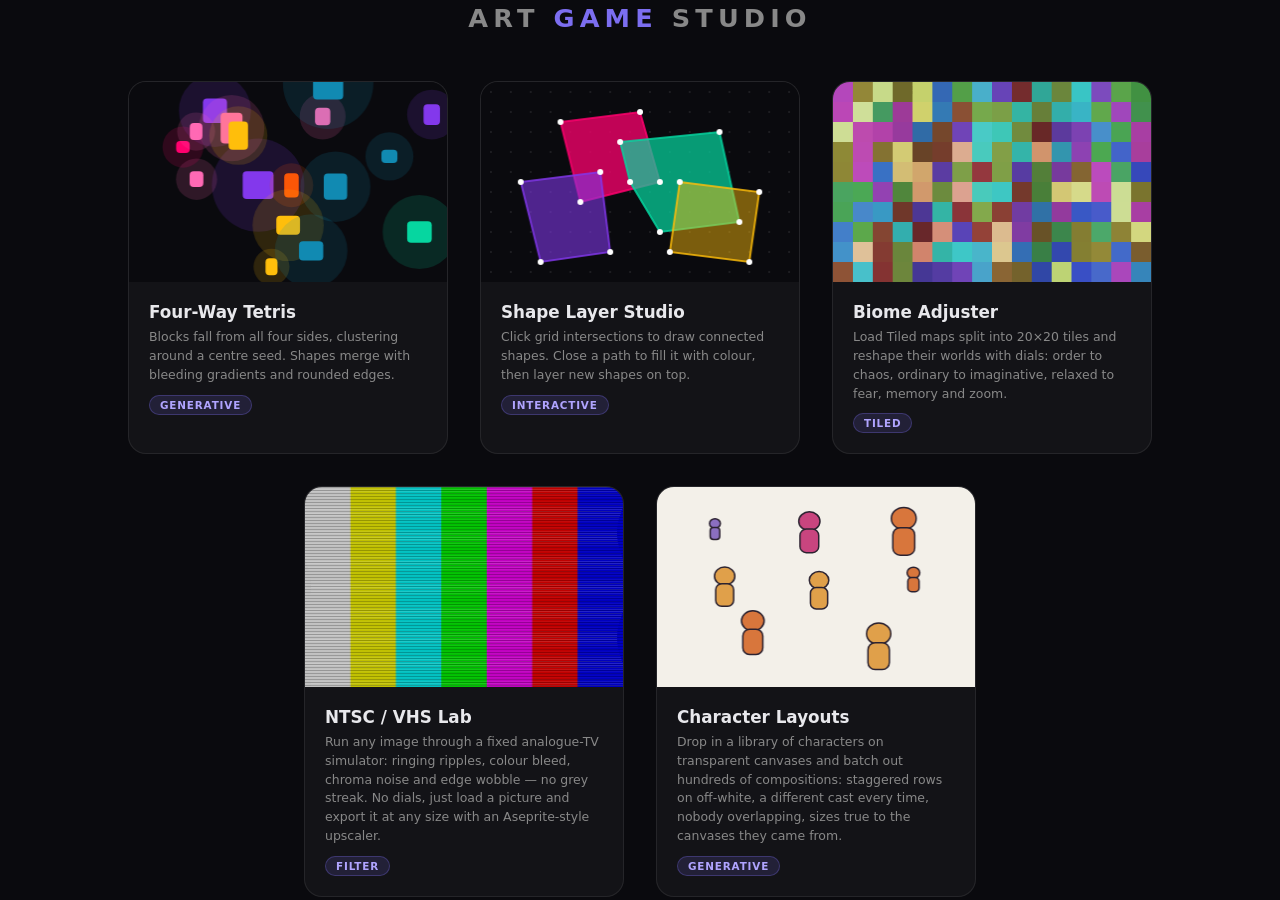
<file: index.html>
<!DOCTYPE html>
<html lang="en">
<head>
  <meta charset="UTF-8" />
  <meta name="viewport" content="width=device-width, initial-scale=1.0" />
  <title>Art Game Studio</title>
  <style>
    *, *::before, *::after { box-sizing: border-box; margin: 0; padding: 0; }

    :root {
      --bg: #0a0a0e;
      --card-bg: rgba(255,255,255,0.04);
      --card-border: rgba(255,255,255,0.08);
      --text: #e8e8ec;
      --text-muted: #888;
      --accent: #7c6ef0;
    }

    html, body {
      height: 100%;
      font-family: 'Segoe UI', system-ui, -apple-system, sans-serif;
      background: var(--bg);
      color: var(--text);
      overflow: hidden;
    }

    .home {
      display: flex;
      flex-direction: column;
      align-items: center;
      justify-content: center;
      height: 100%;
      gap: 48px;
    }

    .home-title {
      font-size: 1.6rem;
      font-weight: 800;
      text-transform: uppercase;
      letter-spacing: 0.2em;
      color: var(--text-muted);
    }

    .home-title span {
      color: var(--accent);
    }

    .game-grid {
      display: flex;
      gap: 32px;
      flex-wrap: wrap;
      justify-content: center;
      padding: 0 24px;
    }

    .game-card {
      width: 320px;
      border-radius: 18px;
      background: var(--card-bg);
      border: 1px solid var(--card-border);
      overflow: hidden;
      cursor: pointer;
      transition: transform 0.2s, border-color 0.3s, box-shadow 0.3s;
      text-decoration: none;
      color: inherit;
    }

    .game-card:hover {
      transform: translateY(-6px);
      border-color: rgba(124, 110, 240, 0.4);
      box-shadow: 0 12px 40px rgba(124, 110, 240, 0.15);
    }

    .card-preview {
      width: 100%;
      height: 200px;
      position: relative;
      overflow: hidden;
    }

    .card-preview canvas {
      width: 100%;
      height: 100%;
    }

    .card-body {
      padding: 20px;
    }

    .card-body h2 {
      font-size: 1.05rem;
      font-weight: 700;
      margin-bottom: 6px;
    }

    .card-body p {
      font-size: 0.78rem;
      color: var(--text-muted);
      line-height: 1.5;
    }

    .card-tag {
      display: inline-block;
      margin-top: 10px;
      padding: 3px 10px;
      font-size: 0.65rem;
      font-weight: 600;
      text-transform: uppercase;
      letter-spacing: 0.08em;
      border-radius: 20px;
      background: rgba(124, 110, 240, 0.15);
      border: 1px solid rgba(124, 110, 240, 0.3);
      color: #b0a4ff;
    }
  </style>
</head>
<body>

  <div class="home">
    <h1 class="home-title">Art <span>Game</span> Studio</h1>

    <div class="game-grid">
      <a class="game-card" href="tetris.html">
        <div class="card-preview" id="preview-tetris"></div>
        <div class="card-body">
          <h2>Four-Way Tetris</h2>
          <p>Blocks fall from all four sides, clustering around a centre seed. Shapes merge with bleeding gradients and rounded edges.</p>
          <span class="card-tag">Generative</span>
        </div>
      </a>

      <a class="game-card" href="shapes.html">
        <div class="card-preview" id="preview-shapes"></div>
        <div class="card-body">
          <h2>Shape Layer Studio</h2>
          <p>Click grid intersections to draw connected shapes. Close a path to fill it with colour, then layer new shapes on top.</p>
          <span class="card-tag">Interactive</span>
        </div>
      </a>

      <a class="game-card" href="biome.html">
        <div class="card-preview" id="preview-biome"></div>
        <div class="card-body">
          <h2>Biome Adjuster</h2>
          <p>Load Tiled maps split into 20×20 tiles and reshape their worlds with dials: order to chaos, ordinary to imaginative, relaxed to fear, memory and zoom.</p>
          <span class="card-tag">Tiled</span>
        </div>
      </a>

      <a class="game-card" href="ntsc.html">
        <div class="card-preview" id="preview-ntsc"></div>
        <div class="card-body">
          <h2>NTSC / VHS Lab</h2>
          <p>Run any image through a fixed analogue-TV simulator: ringing ripples, colour bleed, chroma noise and edge wobble — no grey streak. No dials, just load a picture and export it at any size with an Aseprite-style upscaler.</p>
          <span class="card-tag">Filter</span>
        </div>
      </a>
      <a class="game-card" href="layouts.html">
        <div class="card-preview" id="preview-layouts"></div>
        <div class="card-body">
          <h2>Character Layouts</h2>
          <p>Drop in a library of characters on transparent canvases and batch out hundreds of compositions: staggered rows on off-white, a different cast every time, nobody overlapping, sizes true to the canvases they came from.</p>
          <span class="card-tag">Generative</span>
        </div>
      </a>
    </div>
  </div>

  <script>
    // Animated preview for Character Layouts card
    (() => {
      const container = document.getElementById("preview-layouts");
      const cvs = document.createElement("canvas");
      cvs.width = 320; cvs.height = 200;
      container.appendChild(cvs);
      const ctx = cvs.getContext("2d");
      const colors = ["#c9457f","#e0a04a","#7fa88c","#8b6fc0","#5a7fc0","#d8763c"];
      // Staggered rows of stand-in characters, reshuffled now and then.
      let cast = [];
      function deal() {
        cast = [];
        const rows = 3;
        for (let r = 0; r < rows; r++) {
          const n = 2 + Math.floor(Math.random() * 2);
          const slack = (320 - n * 60) / (n + 1);
          let x = slack + (r % 2 ? 18 : -8) * Math.random();
          for (let i = 0; i < n; i++) {
            const s = 16 + Math.random() * 26;
            cast.push({
              x: x + 30, y: 40 + r * 55 + (Math.random() - 0.5) * 16,
              s: s, color: colors[Math.floor(Math.random() * colors.length)],
              a: 0,
            });
            x += 60 + slack;
          }
        }
      }
      deal();
      let t = 0;
      function draw() {
        requestAnimationFrame(draw);
        t++;
        if (t % 150 === 0) deal();
        ctx.fillStyle = "#f3f0e9";
        ctx.fillRect(0, 0, 320, 200);
        for (const c of cast) {
          c.a = Math.min(1, c.a + 0.04);
          ctx.globalAlpha = c.a;
          ctx.fillStyle = c.color;
          ctx.strokeStyle = "#2b2230";
          ctx.lineWidth = 1.5;
          ctx.beginPath();
          ctx.ellipse(c.x, c.y - c.s * 0.3, c.s * 0.34, c.s * 0.3, 0, 0, Math.PI * 2);
          ctx.fill(); ctx.stroke();
          ctx.beginPath();
          ctx.roundRect(c.x - c.s * 0.3, c.y - c.s * 0.05, c.s * 0.6, c.s * 0.75, c.s * 0.2);
          ctx.fill(); ctx.stroke();
        }
        ctx.globalAlpha = 1;
      }
      draw();
    })();

    // Animated preview for Tetris card
    (() => {
      const container = document.getElementById("preview-tetris");
      const cvs = document.createElement("canvas");
      cvs.width = 320; cvs.height = 200;
      container.appendChild(cvs);
      const ctx = cvs.getContext("2d");
      const colors = ["#ff006e","#fb5607","#ffbe0b","#06d6a0","#118ab2","#8338ec","#ff69b4"];
      const blocks = [];
      function addBlock() {
        blocks.push({
          x: Math.random() * 280 + 20,
          y: -20,
          w: 12 + Math.random() * 20,
          h: 12 + Math.random() * 20,
          color: colors[Math.floor(Math.random() * colors.length)],
          vy: 0.4 + Math.random() * 0.8,
          dir: Math.floor(Math.random() * 4),
        });
      }
      for (let i = 0; i < 15; i++) {
        const b = { x: Math.random()*280+20, y: Math.random()*180+10, w:12+Math.random()*20, h:12+Math.random()*20,
          color: colors[Math.floor(Math.random()*colors.length)], vy:0, dir:0 };
        blocks.push(b);
      }
      let frame = 0;
      function draw() {
        requestAnimationFrame(draw);
        ctx.fillStyle = "#0a0a0e";
        ctx.fillRect(0,0,320,200);
        if (frame++ % 60 === 0 && blocks.length < 40) addBlock();
        for (const b of blocks) {
          b.y += b.vy;
          ctx.globalAlpha = 0.15;
          ctx.fillStyle = b.color;
          ctx.beginPath();
          ctx.arc(b.x + b.w/2, b.y + b.h/2, b.w * 1.5, 0, Math.PI*2);
          ctx.fill();
          ctx.globalAlpha = 1;
          ctx.fillStyle = b.color;
          const r = 4;
          ctx.beginPath();
          ctx.moveTo(b.x + r, b.y);
          ctx.arcTo(b.x+b.w, b.y, b.x+b.w, b.y+b.h, r);
          ctx.arcTo(b.x+b.w, b.y+b.h, b.x, b.y+b.h, r);
          ctx.arcTo(b.x, b.y+b.h, b.x, b.y, r);
          ctx.arcTo(b.x, b.y, b.x+b.w, b.y, r);
          ctx.fill();
          if (b.y > 200) { b.y = -20; b.x = Math.random()*280+20; }
        }
      }
      draw();
    })();

    // Animated preview for Shapes card
    (() => {
      const container = document.getElementById("preview-shapes");
      const cvs = document.createElement("canvas");
      cvs.width = 320; cvs.height = 200;
      container.appendChild(cvs);
      const ctx = cvs.getContext("2d");
      const colors = ["#ff006e","#06d6a0","#ffbe0b","#8338ec","#118ab2","#fb5607"];
      const shapes = [
        { pts: [[80,40],[160,30],[180,100],[100,120]], color: colors[0] },
        { pts: [[140,60],[240,50],[260,140],[180,150],[150,100]], color: colors[1] },
        { pts: [[40,100],[120,90],[130,170],[60,180]], color: colors[3] },
        { pts: [[200,100],[280,110],[270,180],[190,170]], color: colors[2] },
      ];
      const gridSp = 20;
      let pulse = 0;
      function draw() {
        requestAnimationFrame(draw);
        pulse += 0.02;
        ctx.fillStyle = "#0a0a0e";
        ctx.fillRect(0,0,320,200);
        // Grid dots
        ctx.fillStyle = "rgba(255,255,255,0.08)";
        for (let x = 10; x < 320; x += gridSp)
          for (let y = 10; y < 200; y += gridSp)
            ctx.fillRect(x-1, y-1, 2, 2);
        // Shapes
        for (let i = 0; i < shapes.length; i++) {
          const s = shapes[i];
          ctx.globalAlpha = 0.6 + Math.sin(pulse + i) * 0.15;
          ctx.fillStyle = s.color;
          ctx.beginPath();
          ctx.moveTo(s.pts[0][0], s.pts[0][1]);
          for (let j = 1; j < s.pts.length; j++) ctx.lineTo(s.pts[j][0], s.pts[j][1]);
          ctx.closePath();
          ctx.fill();
          ctx.globalAlpha = 0.8;
          ctx.strokeStyle = s.color;
          ctx.lineWidth = 2;
          ctx.stroke();
        }
        // Dots on vertices
        ctx.globalAlpha = 1;
        for (const s of shapes) {
          for (const [x,y] of s.pts) {
            ctx.fillStyle = "#fff";
            ctx.beginPath();
            ctx.arc(x, y, 3, 0, Math.PI*2);
            ctx.fill();
          }
        }
      }
      draw();
    })();

    // Animated preview for Biome card — a drifting tile grid
    (() => {
      const container = document.getElementById("preview-biome");
      const cvs = document.createElement("canvas");
      cvs.width = 320; cvs.height = 200;
      container.appendChild(cvs);
      const ctx = cvs.getContext("2d");
      const cats = [[110,38,42],[202,55,48],[44,52,68],[26,45,34],[278,46,46]];
      const COLS = 16, ROWS = 10, S = 20;
      const grid = [];
      for (let i = 0; i < COLS * ROWS; i++)
        grid.push(cats[Math.floor(Math.random() * cats.length)]);
      let t = 0;
      function draw() {
        requestAnimationFrame(draw);
        t += 0.01;
        for (let r = 0; r < ROWS; r++) {
          for (let c = 0; c < COLS; c++) {
            const [h, s, l] = grid[r * COLS + c];
            const hue = h + Math.sin(t + c * 0.4 + r * 0.3) * 30;
            const lig = l + Math.sin(t * 1.3 + c) * 6;
            ctx.fillStyle = `hsl(${hue},${s}%,${lig}%)`;
            ctx.fillRect(c * S, r * S, S, S);
          }
        }
        if (Math.random() < 0.25) {
          const i = Math.floor(Math.random() * grid.length);
          grid[i] = cats[Math.floor(Math.random() * cats.length)];
        }
      }
      draw();
    })();

    // Animated preview for NTSC card — drifting scanlines + chroma ripples
    (() => {
      const container = document.getElementById("preview-ntsc");
      const cvs = document.createElement("canvas");
      cvs.width = 320; cvs.height = 200;
      container.appendChild(cvs);
      const ctx = cvs.getContext("2d");
      let t = 0;
      function draw() {
        requestAnimationFrame(draw);
        t += 0.03;
        // colour bars background
        const bars = ["#c0c0c0","#c0c000","#00c0c0","#00c000","#c000c0","#c00000","#0000c0"];
        const bw = 320 / bars.length;
        for (let i = 0; i < bars.length; i++) {
          ctx.fillStyle = bars[i];
          ctx.fillRect(i * bw, 0, bw + 1, 200);
        }
        // ringing ripple overlay
        for (let y = 0; y < 200; y += 2) {
          const a = 0.08 + 0.06 * Math.sin(y * 0.25 + t * 4);
          ctx.fillStyle = `rgba(255,255,255,${a})`;
          const dx = Math.sin(y * 0.06 + t) * 6;
          ctx.fillRect(dx, y, 320, 1);
        }
        // scanline darkening
        for (let y = 0; y < 200; y += 3) {
          ctx.fillStyle = "rgba(0,0,0,0.22)";
          ctx.fillRect(0, y, 320, 1);
        }
      }
      draw();
    })();
  </script>
</body>
</html>
</file>
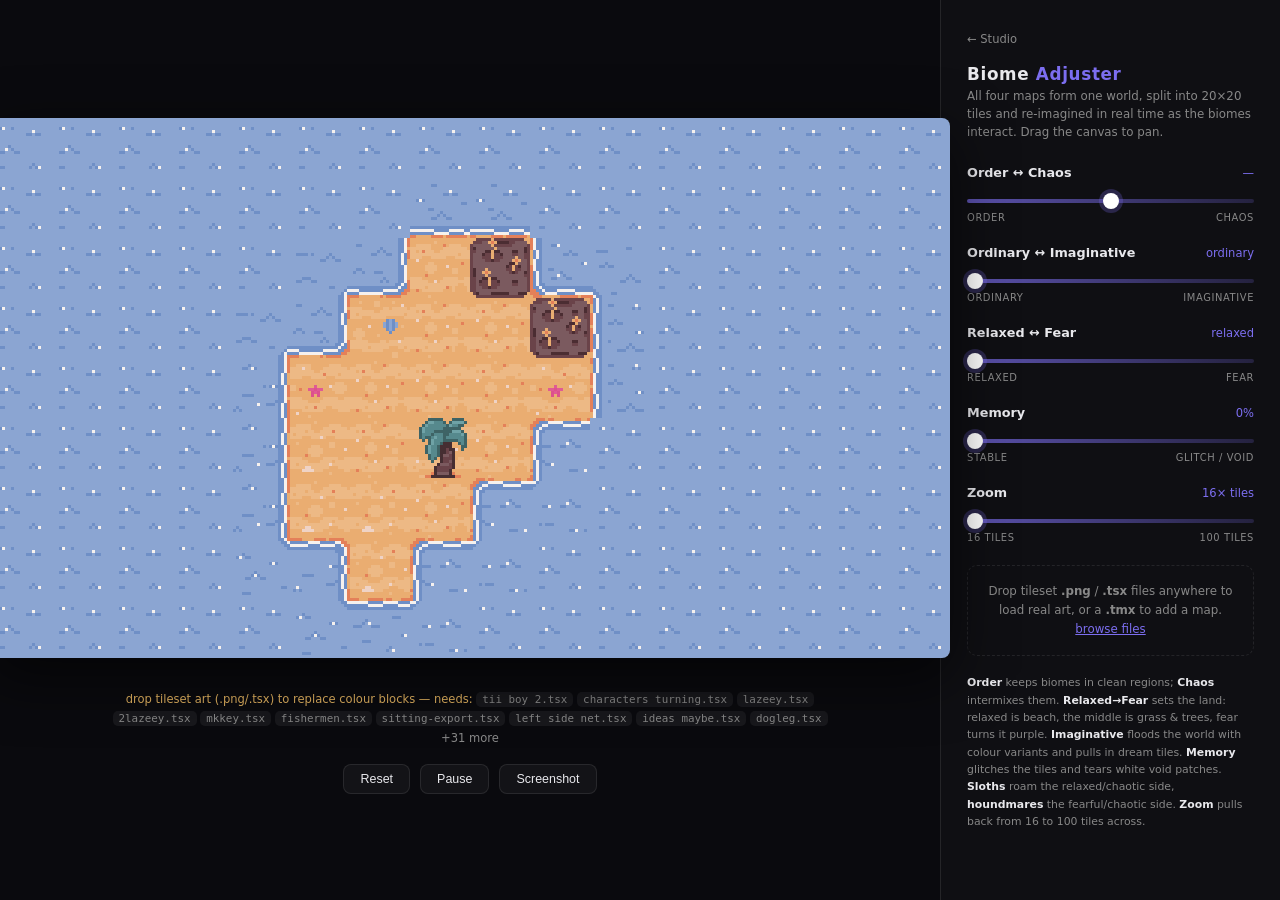
<file: biome.html>
<!DOCTYPE html>
<html lang="en">
<head>
  <meta charset="UTF-8" />
  <meta name="viewport" content="width=device-width, initial-scale=1.0" />
  <title>Biome Adjuster · Art Game Studio</title>
  <style>
    *, *::before, *::after { box-sizing: border-box; margin: 0; padding: 0; }
    :root {
      --bg: #0a0a0e;
      --panel: rgba(255,255,255,0.04);
      --border: rgba(255,255,255,0.09);
      --text: #e8e8ec;
      --muted: #888;
      --accent: #7c6ef0;
    }
    html, body {
      height: 100%;
      font-family: 'Segoe UI', system-ui, -apple-system, sans-serif;
      background: var(--bg);
      color: var(--text);
      overflow: hidden;
    }
    .wrap {
      display: flex;
      height: 100%;
    }

    /* ── Stage ──────────────────────────────────────── */
    .stage {
      flex: 1;
      display: flex;
      flex-direction: column;
      align-items: center;
      justify-content: center;
      gap: 16px;
      position: relative;
      padding: 24px;
      min-width: 0;
    }
    #dropzone {
      position: relative;
      border: 2px dashed transparent;
      border-radius: 14px;
      padding: 10px;
      transition: border-color 0.2s, background 0.2s;
    }
    #dropzone.hover {
      border-color: var(--accent);
      background: rgba(124,110,240,0.08);
    }
    #biome-canvas {
      width: min(86vw, 960px);
      height: auto;
      aspect-ratio: 320 / 180;
      image-rendering: pixelated;
      border-radius: 8px;
      background: #0c0c12;
      box-shadow: 0 18px 60px rgba(0,0,0,0.6);
      cursor: grab;
      touch-action: none;
    }
    #biome-canvas:active { cursor: grabbing; }

    .map-tabs { display: flex; gap: 8px; flex-wrap: wrap; justify-content: center; }
    .tab {
      padding: 6px 14px;
      font-size: 0.78rem;
      border-radius: 20px;
      border: 1px solid var(--border);
      background: var(--panel);
      color: var(--muted);
      cursor: pointer;
      text-transform: capitalize;
      transition: all 0.2s;
    }
    .tab:hover { color: var(--text); border-color: rgba(124,110,240,0.4); }
    .tab.active {
      color: #fff;
      background: rgba(124,110,240,0.2);
      border-color: rgba(124,110,240,0.55);
    }

    #missing {
      font-size: 0.72rem;
      color: var(--muted);
      text-align: center;
      max-width: 720px;
      line-height: 1.7;
    }
    #missing code {
      background: rgba(255,255,255,0.06);
      padding: 1px 6px;
      border-radius: 5px;
      font-size: 0.68rem;
    }
    #missing .ok { color: #5fd28b; }
    #missing .warn { color: #e0b15f; }

    .stage-actions { display: flex; gap: 10px; }
    .btn {
      padding: 7px 16px;
      font-size: 0.78rem;
      border-radius: 8px;
      border: 1px solid var(--border);
      background: var(--panel);
      color: var(--text);
      cursor: pointer;
      transition: all 0.2s;
    }
    .btn:hover { border-color: rgba(124,110,240,0.5); background: rgba(124,110,240,0.12); }

    /* ── Control panel ──────────────────────────────── */
    .panel {
      width: 340px;
      flex-shrink: 0;
      background: rgba(255,255,255,0.02);
      border-left: 1px solid var(--border);
      padding: 28px 26px;
      overflow-y: auto;
    }
    .panel h1 {
      font-size: 1.05rem;
      font-weight: 800;
      letter-spacing: 0.04em;
      margin-bottom: 4px;
    }
    .panel h1 span { color: var(--accent); }
    .panel .sub {
      font-size: 0.74rem;
      color: var(--muted);
      line-height: 1.5;
      margin-bottom: 24px;
    }
    .back {
      display: inline-block;
      font-size: 0.72rem;
      color: var(--muted);
      text-decoration: none;
      margin-bottom: 18px;
    }
    .back:hover { color: var(--accent); }

    .dial { margin-bottom: 22px; }
    .dial-head {
      display: flex;
      justify-content: space-between;
      align-items: baseline;
      margin-bottom: 8px;
    }
    .dial-head label {
      font-size: 0.8rem;
      font-weight: 600;
    }
    .dial-head .val {
      font-size: 0.72rem;
      color: var(--accent);
      font-variant-numeric: tabular-nums;
    }
    .dial-ends {
      display: flex;
      justify-content: space-between;
      font-size: 0.62rem;
      color: var(--muted);
      text-transform: uppercase;
      letter-spacing: 0.06em;
      margin-top: 5px;
    }
    input[type=range] {
      -webkit-appearance: none;
      width: 100%;
      height: 4px;
      border-radius: 4px;
      background: linear-gradient(90deg, rgba(124,110,240,0.7), rgba(124,110,240,0.2));
      outline: none;
    }
    input[type=range]::-webkit-slider-thumb {
      -webkit-appearance: none;
      width: 16px; height: 16px;
      border-radius: 50%;
      background: #fff;
      cursor: pointer;
      box-shadow: 0 0 0 4px rgba(124,110,240,0.25);
    }
    input[type=range]::-moz-range-thumb {
      width: 16px; height: 16px; border: none;
      border-radius: 50%; background: #fff; cursor: pointer;
    }

    .drop-cta {
      margin-top: 8px;
      padding: 16px;
      border: 1px dashed var(--border);
      border-radius: 10px;
      text-align: center;
      font-size: 0.74rem;
      color: var(--muted);
      line-height: 1.6;
    }
    .drop-cta label {
      color: var(--accent);
      cursor: pointer;
      text-decoration: underline;
    }
    .hint {
      margin-top: 18px;
      font-size: 0.68rem;
      color: var(--muted);
      line-height: 1.6;
    }
    .hint b { color: var(--text); font-weight: 600; }
  </style>
</head>
<body>
  <div class="wrap">
    <!-- Stage -->
    <div class="stage">
      <div id="dropzone">
        <canvas id="biome-canvas"></canvas>
      </div>
      <div id="missing"></div>
      <div class="stage-actions">
        <button class="btn" id="btn-reset">Reset</button>
        <button class="btn" id="btn-anim">Pause</button>
        <button class="btn" id="btn-shot">Screenshot</button>
      </div>
    </div>

    <!-- Controls -->
    <aside class="panel">
      <a class="back" href="index.html">← Studio</a>
      <h1>Biome <span>Adjuster</span></h1>
      <p class="sub">All four maps form one world, split into 20×20 tiles and re-imagined in real time as the biomes interact. Drag the canvas to pan.</p>

      <div class="dial">
        <div class="dial-head"><label>Order ↔ Chaos</label><span class="val" id="dial-order-val"></span></div>
        <input type="range" id="dial-order" min="0" max="1" step="0.01" value="0.5" />
        <div class="dial-ends"><span>Order</span><span>Chaos</span></div>
      </div>

      <div class="dial">
        <div class="dial-head"><label>Ordinary ↔ Imaginative</label><span class="val" id="dial-imag-val"></span></div>
        <input type="range" id="dial-imag" min="0" max="1" step="0.01" value="0" />
        <div class="dial-ends"><span>Ordinary</span><span>Imaginative</span></div>
      </div>

      <div class="dial">
        <div class="dial-head"><label>Relaxed ↔ Fear</label><span class="val" id="dial-fear-val"></span></div>
        <input type="range" id="dial-fear" min="0" max="1" step="0.01" value="0" />
        <div class="dial-ends"><span>Relaxed</span><span>Fear</span></div>
      </div>

      <div class="dial">
        <div class="dial-head"><label>Memory</label><span class="val" id="dial-memory-val"></span></div>
        <input type="range" id="dial-memory" min="0" max="0.95" step="0.01" value="0" />
        <div class="dial-ends"><span>Stable</span><span>Glitch / void</span></div>
      </div>

      <div class="dial">
        <div class="dial-head"><label>Zoom</label><span class="val" id="dial-zoom-val"></span></div>
        <input type="range" id="dial-zoom" min="16" max="100" step="1" value="16" />
        <div class="dial-ends"><span>16 tiles</span><span>100 tiles</span></div>
      </div>

      <div class="drop-cta" id="drop-cta">
        Drop tileset <b>.png</b> / <b>.tsx</b> files anywhere to load real art,
        or a <b>.tmx</b> to add a map.<br />
        <label for="file-input">browse files</label>
        <input type="file" id="file-input" multiple accept=".png,.tsx,.tmx,.jpg,.jpeg,.gif,.webp" hidden />
      </div>

      <p class="hint">
        <b>Order</b> keeps biomes in clean regions; <b>Chaos</b> intermixes them.
        <b>Relaxed→Fear</b> sets the land: relaxed is beach, the middle is grass
        &amp; trees, fear turns it purple. <b>Imaginative</b> floods the world with
        colour variants and pulls in dream tiles. <b>Memory</b> glitches the tiles
        and tears white void patches. <b>Sloths</b> roam the relaxed/chaotic side,
        <b>houndmares</b> the fearful/chaotic side. <b>Zoom</b> pulls back from 16
        to 100 tiles across.
      </p>
    </aside>
  </div>

  <script src="biome.js?v=14"></script>
</body>
</html>
</file>
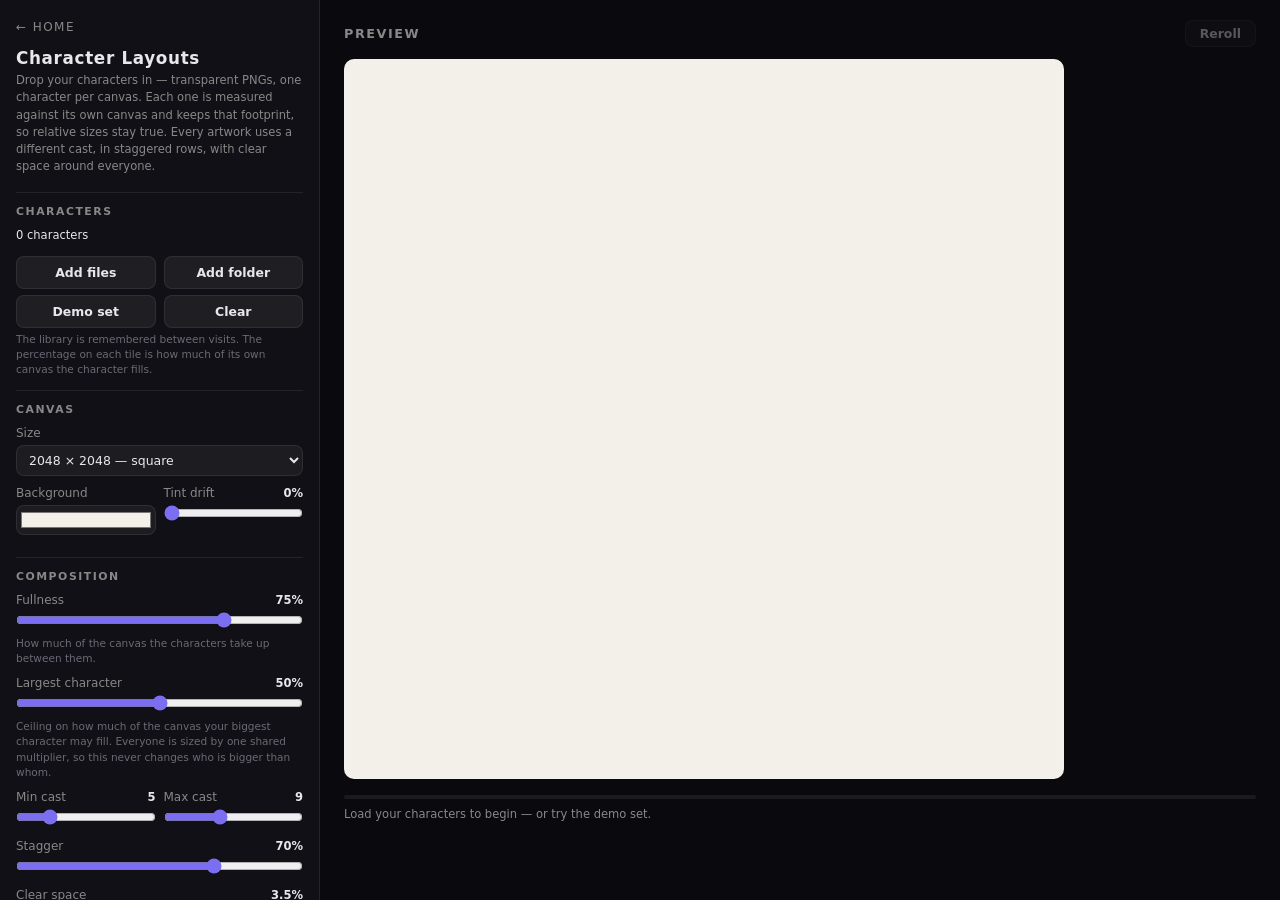
<file: layouts.html>
<!DOCTYPE html>
<html lang="en">
<head>
  <meta charset="UTF-8" />
  <meta name="viewport" content="width=device-width, initial-scale=1.0" />
  <title>Character Layouts</title>
  <style>
    *, *::before, *::after { box-sizing: border-box; margin: 0; padding: 0; }

    :root {
      --bg: #0a0a0e;
      --panel-bg: #101016;
      --panel-border: rgba(255,255,255,0.08);
      --text: #e8e8ec;
      --text-muted: #888;
      --accent: #7c6ef0;
      --radius: 8px;
    }

    html, body {
      height: 100%;
      font-family: 'Segoe UI', system-ui, -apple-system, sans-serif;
      background: var(--bg);
      color: var(--text);
    }

    body { display: flex; overflow: hidden; }
    body.dragging::after {
      content: "Drop character PNGs";
      position: fixed; inset: 0; z-index: 50;
      display: flex; align-items: center; justify-content: center;
      background: rgba(124,110,240,0.16);
      border: 3px dashed var(--accent);
      font-size: 1.4rem; font-weight: 700; letter-spacing: 0.05em;
      pointer-events: none;
    }

    /* ── Panel ─────────────────────────────────────────────── */
    #panel {
      width: 320px; flex: 0 0 320px; height: 100%;
      background: var(--panel-bg);
      border-right: 1px solid var(--panel-border);
      overflow-y: auto; padding: 16px;
    }
    #panel::-webkit-scrollbar { width: 4px; }
    #panel::-webkit-scrollbar-thumb { background: rgba(255,255,255,0.1); border-radius: 2px; }

    .back-link {
      display: inline-block; margin-bottom: 14px;
      color: var(--text-muted); text-decoration: none;
      font-size: 0.75rem; text-transform: uppercase; letter-spacing: 0.12em;
    }
    .back-link:hover { color: var(--accent); }

    h1 { font-size: 1.05rem; font-weight: 800; letter-spacing: 0.04em; margin-bottom: 4px; }
    .sub { font-size: 0.72rem; color: var(--text-muted); line-height: 1.5; margin-bottom: 16px; }

    .section {
      border-top: 1px solid var(--panel-border);
      padding-top: 12px; margin-top: 12px;
    }
    .section > h2 {
      font-size: 0.68rem; text-transform: uppercase; letter-spacing: 0.14em;
      color: var(--text-muted); margin-bottom: 10px;
    }

    .row { margin-bottom: 10px; }
    .row > label {
      display: flex; justify-content: space-between; align-items: baseline;
      font-size: 0.75rem; color: var(--text-muted); margin-bottom: 5px;
    }
    .row > label b { color: var(--text); font-weight: 600; font-size: 0.72rem; }
    .hint { font-size: 0.66rem; color: #6a6a76; line-height: 1.45; margin-top: 4px; }

    input[type=range] { width: 100%; accent-color: var(--accent); }
    input[type=number], input[type=text], select, input[type=color] {
      width: 100%; padding: 6px 8px;
      background: rgba(255,255,255,0.05);
      border: 1px solid var(--panel-border);
      border-radius: var(--radius);
      color: var(--text); font-size: 0.78rem; font-family: inherit;
    }
    input[type=color] { padding: 2px; height: 30px; cursor: pointer; }
    .pair { display: flex; gap: 8px; }
    .pair > div { flex: 1; }

    .btn {
      width: 100%; padding: 8px 10px; margin-top: 6px;
      background: rgba(255,255,255,0.06);
      border: 1px solid var(--panel-border);
      border-radius: var(--radius);
      color: var(--text); font-size: 0.78rem; font-weight: 600;
      cursor: pointer; font-family: inherit;
    }
    .btn:hover:not(:disabled) { background: rgba(255,255,255,0.12); }
    .btn:disabled { opacity: 0.35; cursor: not-allowed; }
    .btn-accent { background: var(--accent); border-color: var(--accent); color: #fff; }
    .btn-accent:hover:not(:disabled) { background: #8d80ff; }
    .btn-row { display: flex; gap: 8px; }
    .btn-row .btn { margin-top: 6px; }

    /* ── Library ───────────────────────────────────────────── */
    #lib-count { font-size: 0.72rem; color: var(--text); margin-bottom: 8px; display: block; }
    #lib-list {
      display: grid; grid-template-columns: repeat(4, 1fr); gap: 6px;
      max-height: 210px; overflow-y: auto;
    }
    #lib-list::-webkit-scrollbar { width: 4px; }
    #lib-list::-webkit-scrollbar-thumb { background: rgba(255,255,255,0.1); }
    .lib-item {
      position: relative; background: #f3f0e9; border-radius: 6px;
      aspect-ratio: 1; display: flex; align-items: center; justify-content: center;
    }
    .lib-item canvas { width: 100%; height: 100%; }
    .lib-item span {
      position: absolute; bottom: 2px; right: 3px;
      font-size: 0.55rem; font-weight: 700; color: #2b2230;
      background: rgba(255,255,255,0.75); padding: 0 3px; border-radius: 3px;
    }
    .lib-del {
      position: absolute; top: 2px; right: 2px;
      width: 15px; height: 15px; line-height: 13px; text-align: center;
      border: none; border-radius: 50%; cursor: pointer;
      background: rgba(20,20,26,0.6); color: #fff; font-size: 0.7rem;
      opacity: 0; transition: opacity 0.15s;
    }
    .lib-item:hover .lib-del { opacity: 1; }

    /* ── Stage ─────────────────────────────────────────────── */
    #stage { flex: 1; height: 100%; overflow-y: auto; padding: 20px 24px 40px; }
    #stage::-webkit-scrollbar { width: 8px; }
    #stage::-webkit-scrollbar-thumb { background: rgba(255,255,255,0.12); border-radius: 4px; }

    .stage-head {
      display: flex; align-items: center; justify-content: space-between;
      gap: 16px; margin-bottom: 12px; flex-wrap: wrap;
    }
    .stage-head h2 { font-size: 0.8rem; text-transform: uppercase; letter-spacing: 0.12em; color: var(--text-muted); }
    #preview-info, #status { font-size: 0.72rem; color: var(--text-muted); }

    #preview {
      display: block; max-width: min(720px, 100%); width: auto;
      border-radius: 10px; border: 1px solid var(--panel-border);
      background: #f3f0e9;
    }

    #bar {
      height: 4px; background: rgba(255,255,255,0.07);
      border-radius: 2px; overflow: hidden; margin: 16px 0 6px;
    }
    #bar-fill { height: 100%; width: 0; background: var(--accent); transition: width 0.12s linear; }
    #bar-label { font-size: 0.68rem; color: var(--text-muted); }

    #grid {
      display: grid; grid-template-columns: repeat(auto-fill, minmax(132px, 1fr));
      gap: 10px; margin-top: 14px;
    }
    .thumb {
      display: block; border-radius: 6px; overflow: hidden;
      border: 1px solid var(--panel-border); background: #f3f0e9;
      aspect-ratio: 1;
    }
    .thumb img { width: 100%; height: 100%; object-fit: contain; display: block; }
    .thumb:hover { border-color: var(--accent); }
  </style>
</head>
<body>

  <div id="panel">
    <a href="index.html" class="back-link">← Home</a>
    <h1>Character Layouts</h1>
    <p class="sub">
      Drop your characters in — transparent PNGs, one character per canvas.
      Each one is measured against its own canvas and keeps that footprint,
      so relative sizes stay true. Every artwork uses a different cast, in
      staggered rows, with clear space around everyone.
    </p>

    <div class="section">
      <h2>Characters</h2>
      <span id="lib-count">0 characters</span>
      <div id="lib-list"></div>
      <div class="btn-row">
        <button class="btn" onclick="document.getElementById('file-input').click()">Add files</button>
        <button class="btn" onclick="document.getElementById('folder-input').click()">Add folder</button>
      </div>
      <div class="btn-row">
        <button class="btn" id="btn-demo">Demo set</button>
        <button class="btn" id="btn-clear">Clear</button>
      </div>
      <input type="file" id="file-input" accept="image/*" multiple hidden />
      <input type="file" id="folder-input" webkitdirectory directory multiple hidden />
      <p class="hint">The library is remembered between visits. The percentage on each tile is how much of its own canvas the character fills.</p>
    </div>

    <div class="section">
      <h2>Canvas</h2>
      <div class="row">
        <label>Size</label>
        <select id="size">
          <option value="2048x2048">2048 × 2048 — square</option>
          <option value="1920x1920">1920 × 1920 — square</option>
          <option value="3000x3000">3000 × 3000 — square, print</option>
          <option value="2048x2560">2048 × 2560 — 4:5</option>
          <option value="2560x2048">2560 × 2048 — 5:4</option>
          <option value="2560x1440">2560 × 1440 — 16:9</option>
        </select>
      </div>
      <div class="pair">
        <div class="row">
          <label>Background</label>
          <input type="color" id="bg" value="#f3f0e9" />
        </div>
        <div class="row">
          <label>Tint drift <b data-for="bg-jitter"></b></label>
          <input type="range" id="bg-jitter" min="0" max="1" step="0.05" value="0" />
        </div>
      </div>
    </div>

    <div class="section">
      <h2>Composition</h2>
      <div class="row">
        <label>Fullness <b data-for="fullness"></b></label>
        <input type="range" id="fullness" min="0.05" max="1" step="0.05" value="0.75" />
        <p class="hint" id="scale-readout">How much of the canvas the characters take up between them.</p>
      </div>
      <div class="row">
        <label>Largest character <b data-for="size-cap"></b></label>
        <input type="range" id="size-cap" min="0.1" max="0.9" step="0.02" value="0.5" />
        <p class="hint">Ceiling on how much of the canvas your biggest character may fill. Everyone is sized by one shared multiplier, so this never changes who is bigger than whom.</p>
      </div>
      <div class="pair">
        <div class="row">
          <label>Min cast <b data-for="count-min"></b></label>
          <input type="range" id="count-min" min="2" max="16" step="1" value="5" />
        </div>
        <div class="row">
          <label>Max cast <b data-for="count-max"></b></label>
          <input type="range" id="count-max" min="2" max="20" step="1" value="9" />
        </div>
      </div>
      <div class="row">
        <label>Stagger <b data-for="stagger"></b></label>
        <input type="range" id="stagger" min="0" max="1" step="0.05" value="0.7" />
      </div>
      <div class="row">
        <label>Clear space <b data-for="spacing"></b></label>
        <input type="range" id="spacing" min="0.01" max="0.09" step="0.005" value="0.035" />
      </div>
      <div class="row">
        <label>Edge margin <b data-for="margin"></b></label>
        <input type="range" id="margin" min="0.02" max="0.18" step="0.01" value="0.07" />
      </div>
      <div class="row">
        <label>Layouts tried per artwork <b data-for="candidates"></b></label>
        <input type="range" id="candidates" min="4" max="60" step="2" value="24" />
        <p class="hint">Each artwork is the best-balanced of this many attempts.</p>
      </div>
    </div>

    <div class="section">
      <h2>Output</h2>
      <div class="pair">
        <div class="row">
          <label>How many</label>
          <input type="number" id="total" value="250" min="1" max="2000" />
        </div>
        <div class="row">
          <label>Seed</label>
          <input type="text" id="seed" value="1" />
        </div>
      </div>
      <p class="hint">The same seed always rebuilds the same series.</p>
      <button class="btn btn-accent" id="btn-generate" disabled>Generate</button>
      <div class="row" style="margin-top:10px">
        <label>Zip batch size</label>
        <input type="number" id="zip-batch" value="50" min="5" max="250" />
      </div>
      <button class="btn" id="btn-zip" disabled>Download all as zip</button>
      <button class="btn" id="btn-manifest" disabled>Download layout data (JSON)</button>
      <p class="hint">Zips download in batches so a 250-piece run does not exhaust memory. Click any thumbnail to save it on its own.</p>
    </div>
  </div>

  <div id="stage">
    <div class="stage-head">
      <h2>Preview</h2>
      <span id="preview-info"></span>
      <button class="btn" id="btn-shuffle" style="width:auto;margin:0;padding:5px 14px" disabled>Reroll</button>
    </div>
    <canvas id="preview" width="720" height="720"></canvas>

    <div id="bar"><div id="bar-fill"></div></div>
    <div id="bar-label"></div>
    <p id="status" style="margin-top:8px">Load your characters to begin — or try the demo set.</p>

    <div id="grid"></div>
  </div>

  <script src="layouts.js"></script>
</body>
</html>
</file>
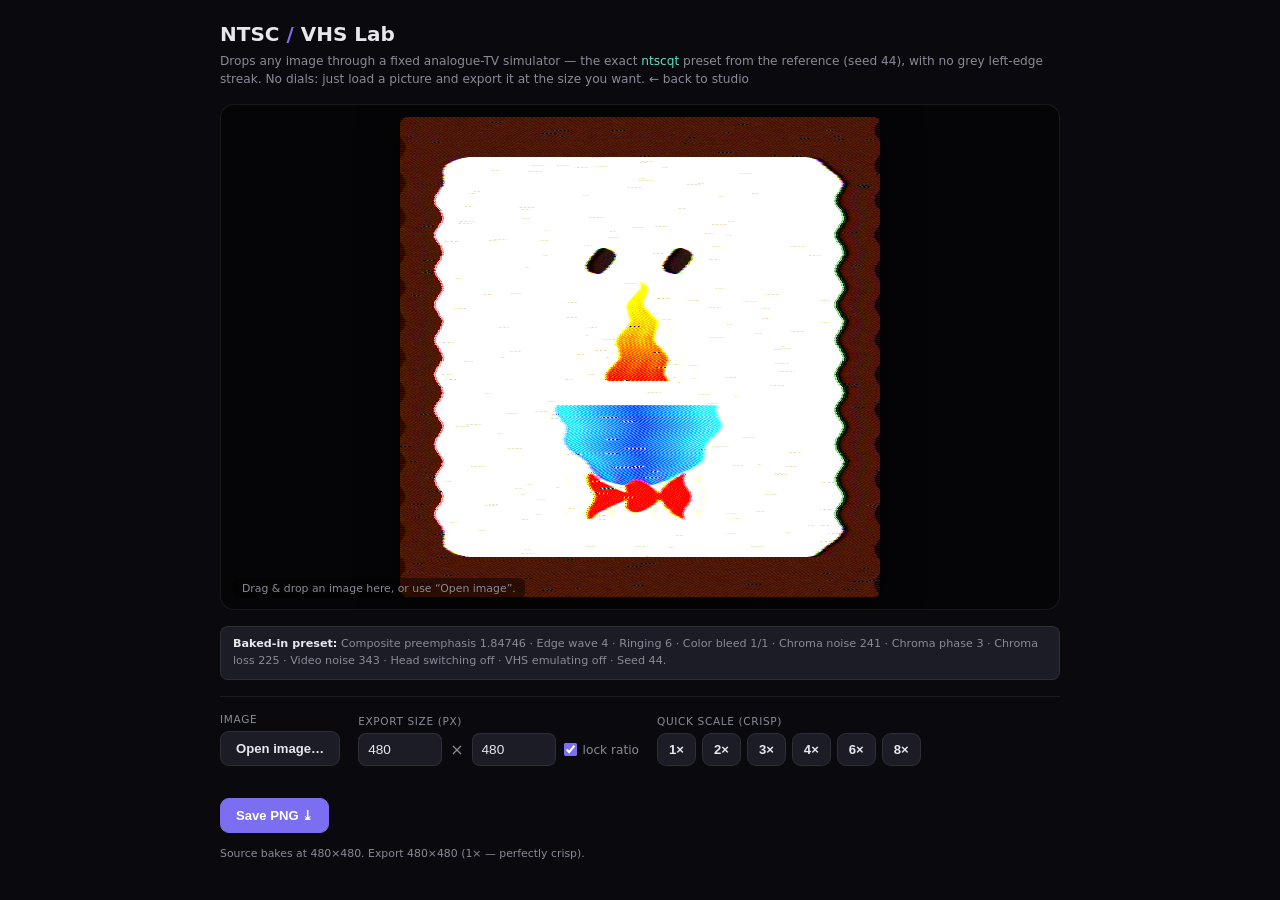
<file: ntsc.html>
<!DOCTYPE html>
<html lang="en">
<head>
  <meta charset="UTF-8" />
  <meta name="viewport" content="width=device-width, initial-scale=1.0" />
  <title>NTSC / VHS Lab</title>
  <style>
    *, *::before, *::after { box-sizing: border-box; margin: 0; padding: 0; }

    :root {
      --bg: #0a0a0e;
      --panel-2: #1c1c26;
      --border: rgba(255,255,255,0.08);
      --text: #e8e8ec;
      --muted: #8a8a98;
      --accent: #7c6ef0;
      --accent-2: #5ee0c8;
    }

    html, body {
      height: 100%;
      font-family: 'Segoe UI', system-ui, -apple-system, sans-serif;
      background: var(--bg);
      color: var(--text);
    }

    .stage {
      max-width: 880px;
      margin: 0 auto;
      min-height: 100vh;
      display: flex; flex-direction: column;
      padding: 22px 20px 40px;
      gap: 16px;
    }

    header h1 { font-size: 1.25rem; font-weight: 800; }
    header h1 .accent { color: var(--accent); }
    header p {
      font-size: .76rem; color: var(--muted); line-height: 1.5; margin-top: 6px;
    }
    header a { color: var(--accent-2); text-decoration: none; }
    header a:hover { text-decoration: underline; }
    .back { color: var(--muted); }

    .canvas-wrap {
      flex: 1; min-height: 320px;
      display: flex; align-items: center; justify-content: center;
      border: 1px solid var(--border); border-radius: 14px;
      background: #050507;
      overflow: hidden; position: relative;
    }
    .canvas-wrap.drag { border-color: var(--accent); box-shadow: 0 0 0 3px rgba(124,110,240,.25) inset; }
    #preview {
      max-width: 100%; max-height: 70vh;
      image-rendering: pixelated;
      border-radius: 6px;
      box-shadow: 0 8px 40px rgba(0,0,0,.6);
    }
    .hint {
      position: absolute; bottom: 10px; left: 12px;
      font-size: .68rem; color: var(--muted);
      background: rgba(0,0,0,.45); padding: 4px 9px; border-radius: 6px;
      pointer-events: none;
    }

    /* preset chip */
    .preset {
      font-size: .7rem; color: var(--muted);
      background: var(--panel-2); border: 1px solid var(--border);
      border-radius: 8px; padding: 9px 12px; line-height: 1.5;
    }
    .preset b { color: var(--text); font-weight: 600; }

    /* export bar */
    .bar {
      display: flex; flex-wrap: wrap; gap: 14px 18px; align-items: flex-end;
      border-top: 1px solid var(--border); padding-top: 16px;
    }
    .group { display: flex; flex-direction: column; gap: 6px; }
    .group > span.lbl { font-size: .66rem; color: var(--muted); text-transform: uppercase; letter-spacing: .06em; }
    .sizes { display: flex; align-items: center; gap: 8px; }
    .sizes input[type=number] {
      width: 84px; background: var(--panel-2); color: var(--text);
      border: 1px solid var(--border); border-radius: 8px; padding: 8px 9px; font-size: .85rem;
    }
    .sizes .x { color: var(--muted); }
    .lock { display: flex; align-items: center; gap: 6px; font-size: .76rem; color: var(--muted); cursor: pointer; user-select: none; }
    .lock input { accent-color: var(--accent); }

    .scaleBtns { display: flex; gap: 6px; }
    .scaleBtns button { padding: 8px 11px; }

    button {
      background: var(--panel-2); color: var(--text);
      border: 1px solid var(--border); border-radius: 9px;
      padding: 9px 15px; font-size: .82rem; font-weight: 600;
      cursor: pointer; transition: border-color .2s, background .2s;
    }
    button:hover { border-color: var(--accent); }
    button.primary { background: var(--accent); border-color: var(--accent); color: #fff; }
    button.primary:hover { background: #8e80ff; }

    .spacer { flex: 1; }
    #sizeNote { font-size: .68rem; color: var(--muted); width: 100%; }
  </style>
</head>
<body>
  <div class="stage">
    <header>
      <h1>NTSC&nbsp;<span class="accent">/</span>&nbsp;VHS Lab</h1>
      <p>
        Drops any image through a fixed analogue-TV simulator — the exact
        <a href="https://github.com/JargeZ/ntscqt" target="_blank" rel="noopener">ntscqt</a>
        preset from the reference (seed&nbsp;44), with no grey left-edge streak.
        No dials: just load a picture and export it at the size you want.
        <a href="index.html" class="back">← back to studio</a>
      </p>
    </header>

    <div class="canvas-wrap">
      <canvas id="preview"></canvas>
      <div class="hint">Drag &amp; drop an image here, or use “Open image”.</div>
    </div>

    <div class="preset">
      <b>Baked-in preset:</b> Composite preemphasis 1.84746 · Edge wave 4 · Ringing 6 ·
      Color bleed 1/1 · Chroma noise 241 · Chroma phase 3 · Chroma loss 225 · Video noise 343 ·
      Head switching off · VHS emulating off · Seed 44.
    </div>

    <div class="bar">
      <div class="group">
        <span class="lbl">Image</span>
        <button id="openImage">Open image…</button>
      </div>

      <div class="group">
        <span class="lbl">Export size (px)</span>
        <div class="sizes">
          <input type="number" id="exW" min="1" step="1" />
          <span class="x">×</span>
          <input type="number" id="exH" min="1" step="1" />
          <label class="lock"><input type="checkbox" id="lockAspect" checked />lock ratio</label>
        </div>
      </div>

      <div class="group">
        <span class="lbl">Quick scale (crisp)</span>
        <div class="scaleBtns">
          <button data-scale="1">1×</button>
          <button data-scale="2">2×</button>
          <button data-scale="3">3×</button>
          <button data-scale="4">4×</button>
          <button data-scale="6">6×</button>
          <button data-scale="8">8×</button>
        </div>
      </div>

      <div class="spacer"></div>

      <div class="group">
        <span class="lbl">&nbsp;</span>
        <button id="savePNG" class="primary">Save PNG ⤓</button>
      </div>

      <p id="sizeNote"></p>
    </div>
  </div>

  <input type="file" id="fileInput" accept="image/*" style="display:none" />
  <script src="ntsc.js"></script>
</body>
</html>
</file>
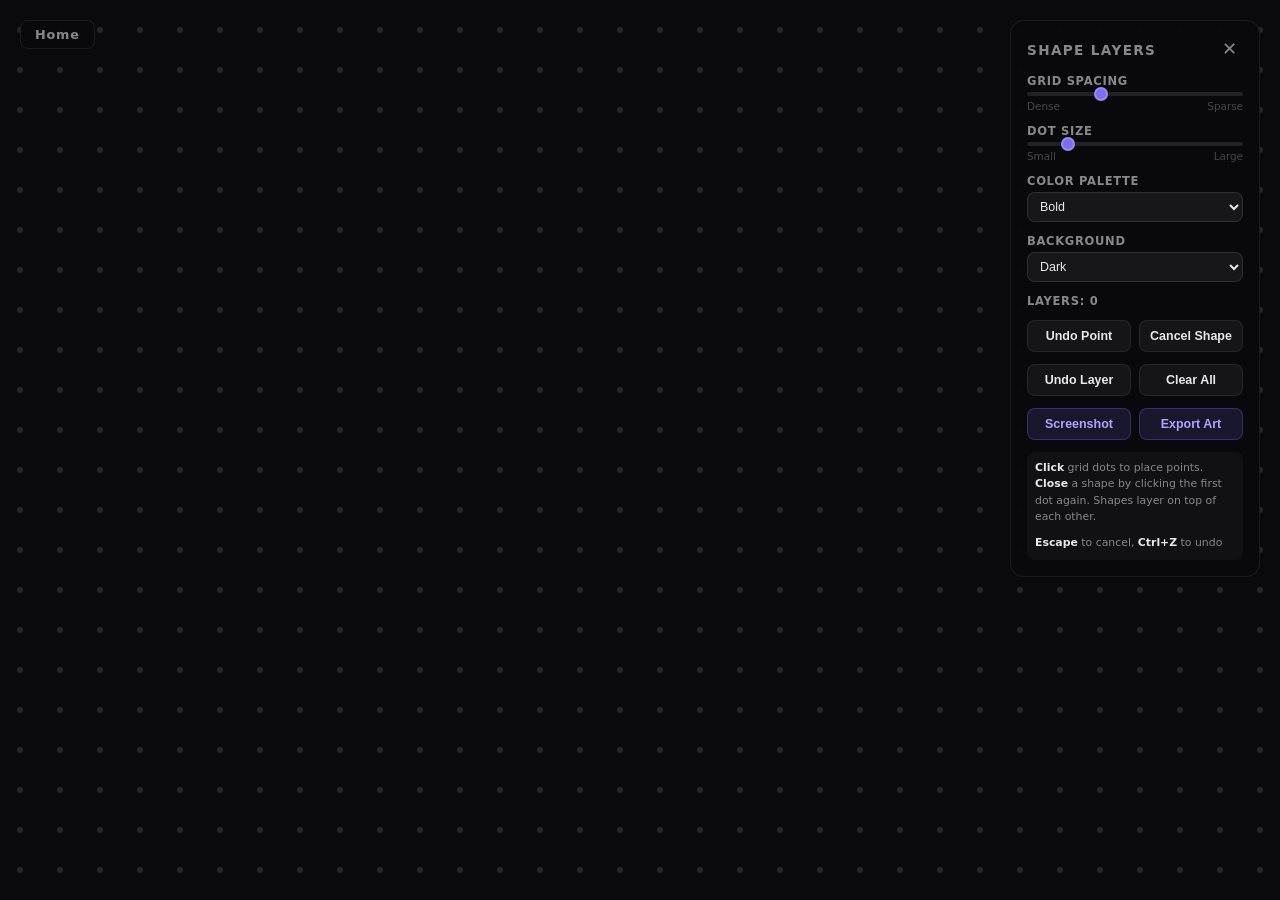
<file: shapes.html>
<!DOCTYPE html>
<html lang="en">
<head>
  <meta charset="UTF-8" />
  <meta name="viewport" content="width=device-width, initial-scale=1.0" />
  <title>Shape Layer Studio</title>
  <link rel="stylesheet" href="style.css" />
</head>
<body>
  <a href="index.html" class="back-link">Home</a>

  <canvas id="game-canvas"></canvas>

  <div id="controls">
    <div class="ctrl-header">
      <span class="ctrl-title">Shape Layers</span>
      <button id="btn-toggle-ctrl" title="Toggle controls">&#x2715;</button>
    </div>
    <div class="ctrl-body">
      <div class="ctrl-section">
        <label>Grid Spacing</label>
        <input type="range" id="grid-spacing" min="20" max="80" value="40" step="5" />
        <div class="range-labels"><span>Dense</span><span>Sparse</span></div>
      </div>
      <div class="ctrl-section">
        <label>Dot Size</label>
        <input type="range" id="dot-size" min="2" max="8" value="3" />
        <div class="range-labels"><span>Small</span><span>Large</span></div>
      </div>
      <div class="ctrl-section">
        <label>Color Palette</label>
        <select id="palette">
          <option value="bold">Bold</option>
          <option value="pastel">Pastel</option>
          <option value="earth">Earth</option>
          <option value="mono">Mono</option>
          <option value="neon">Neon</option>
        </select>
      </div>
      <div class="ctrl-section">
        <label>Background</label>
        <select id="bg-style">
          <option value="dark">Dark</option>
          <option value="light">Light</option>
        </select>
      </div>
      <div class="ctrl-section">
        <label id="layer-count">Layers: 0</label>
      </div>
      <div class="ctrl-section ctrl-buttons">
        <button class="btn" id="btn-undo">Undo Point</button>
        <button class="btn" id="btn-cancel">Cancel Shape</button>
      </div>
      <div class="ctrl-section ctrl-buttons">
        <button class="btn" id="btn-undo-layer">Undo Layer</button>
        <button class="btn" id="btn-clear">Clear All</button>
      </div>
      <div class="ctrl-section ctrl-buttons">
        <button class="btn btn-accent" id="btn-screenshot">Screenshot</button>
        <button class="btn btn-accent" id="btn-export">Export Art</button>
      </div>
      <div class="ctrl-section keys-info">
        <p><b>Click</b> grid dots to place points. <b>Close</b> a shape by clicking the first dot again. Shapes layer on top of each other.</p>
        <p style="margin-top:6px"><b>Escape</b> to cancel, <b>Ctrl+Z</b> to undo</p>
      </div>
    </div>
  </div>

  <button id="btn-show-ctrl" class="hidden" title="Show controls">&#x2630;</button>

  <script src="shapes.js"></script>
</body>
</html>
</file>
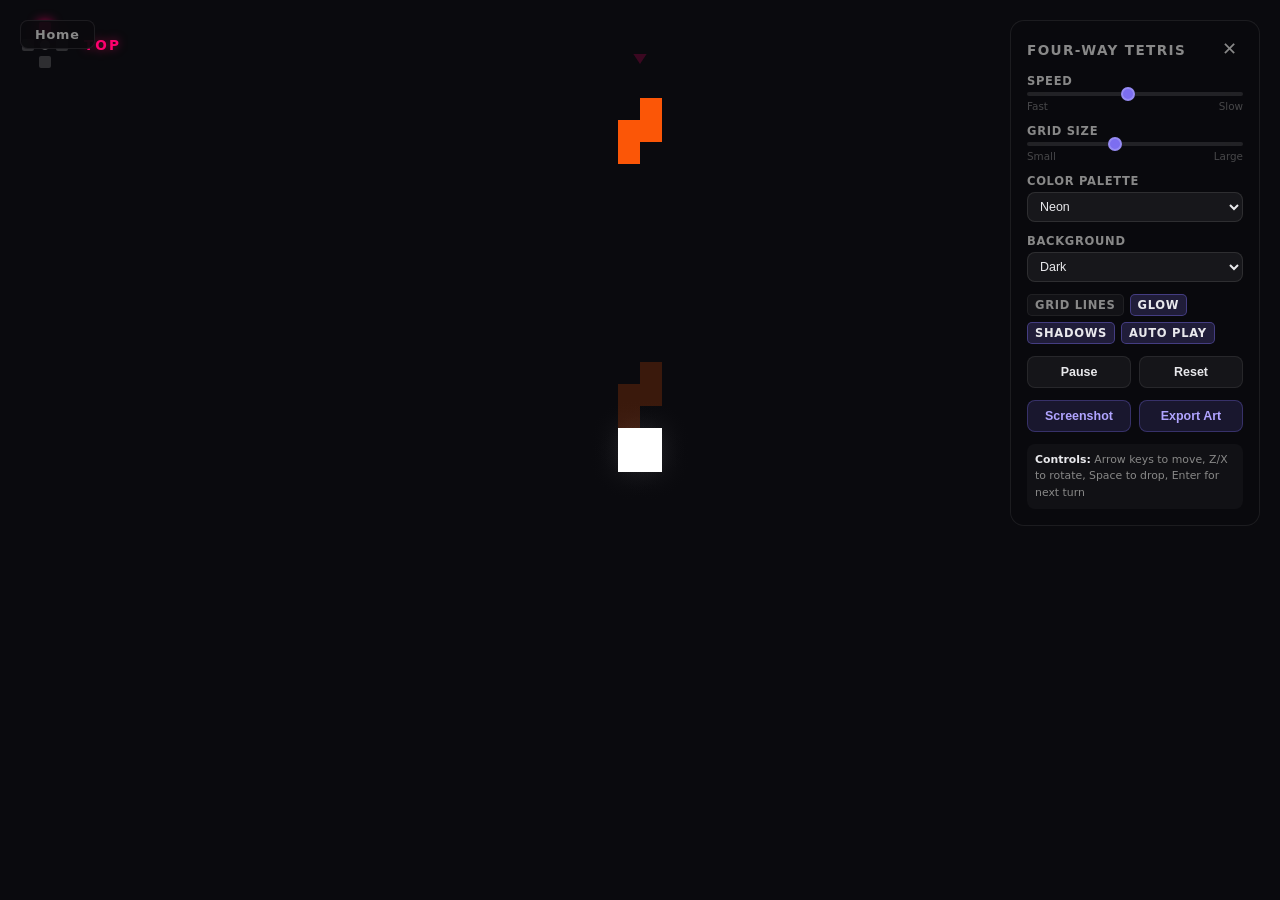
<file: tetris.html>
<!DOCTYPE html>
<html lang="en">
<head>
  <meta charset="UTF-8" />
  <meta name="viewport" content="width=device-width, initial-scale=1.0" />
  <title>Four-Way Tetris Art Engine</title>
  <link rel="stylesheet" href="style.css" />
</head>
<body>
  <a href="index.html" class="back-link">Home</a>

  <canvas id="game-canvas"></canvas>

  <div id="hud">
    <div id="direction-indicator">
      <div class="dir-arrow dir-top" id="arrow-top"></div>
      <div class="dir-arrow dir-right" id="arrow-right"></div>
      <div class="dir-arrow dir-bottom" id="arrow-bottom"></div>
      <div class="dir-arrow dir-left" id="arrow-left"></div>
      <div class="dir-center"></div>
    </div>
    <div id="turn-label">TOP</div>
  </div>

  <div id="controls">
    <div class="ctrl-header">
      <span class="ctrl-title">Four-Way Tetris</span>
      <button id="btn-toggle-ctrl" title="Toggle controls">&#x2715;</button>
    </div>
    <div class="ctrl-body">
      <div class="ctrl-section">
        <label>Speed</label>
        <input type="range" id="speed" min="50" max="800" value="400" />
        <div class="range-labels"><span>Fast</span><span>Slow</span></div>
      </div>
      <div class="ctrl-section">
        <label>Grid Size</label>
        <input type="range" id="grid-size" min="20" max="60" value="36" step="2" />
        <div class="range-labels"><span>Small</span><span>Large</span></div>
      </div>
      <div class="ctrl-section">
        <label>Color Palette</label>
        <select id="palette">
          <option value="neon">Neon</option>
          <option value="pastel">Pastel</option>
          <option value="earth">Earth</option>
          <option value="mono">Mono</option>
          <option value="sunset">Sunset</option>
          <option value="ocean">Ocean</option>
        </select>
      </div>
      <div class="ctrl-section">
        <label>Background</label>
        <select id="bg-style">
          <option value="dark">Dark</option>
          <option value="light">Light</option>
          <option value="gradient">Gradient</option>
        </select>
      </div>
      <div class="ctrl-section toggle-row">
        <label class="toggle-label"><input type="checkbox" id="tog-grid" /><span>Grid Lines</span></label>
        <label class="toggle-label"><input type="checkbox" id="tog-glow" checked /><span>Glow</span></label>
        <label class="toggle-label"><input type="checkbox" id="tog-shadow" checked /><span>Shadows</span></label>
        <label class="toggle-label"><input type="checkbox" id="tog-auto" checked /><span>Auto Play</span></label>
      </div>
      <div class="ctrl-section ctrl-buttons">
        <button class="btn" id="btn-pause">Pause</button>
        <button class="btn" id="btn-reset">Reset</button>
      </div>
      <div class="ctrl-section ctrl-buttons">
        <button class="btn btn-accent" id="btn-screenshot">Screenshot</button>
        <button class="btn btn-accent" id="btn-export">Export Art</button>
      </div>
      <div class="ctrl-section keys-info">
        <p><b>Controls:</b> Arrow keys to move, Z/X to rotate, Space to drop, Enter for next turn</p>
      </div>
    </div>
  </div>

  <button id="btn-show-ctrl" class="hidden" title="Show controls">&#x2630;</button>

  <script src="game.js"></script>
</body>
</html>
</file>
<file: style.css>
/* ── Reset ─────────────────────────────────────────────────────── */
*, *::before, *::after { box-sizing: border-box; margin: 0; padding: 0; }

:root {
  --bg: #0a0a0e;
  --panel-bg: rgba(10, 10, 14, 0.92);
  --panel-border: rgba(255, 255, 255, 0.08);
  --text: #e8e8ec;
  --text-muted: #888;
  --accent: #7c6ef0;
  --radius: 8px;
}

html, body {
  height: 100%;
  font-family: 'Segoe UI', system-ui, -apple-system, sans-serif;
  background: var(--bg);
  color: var(--text);
  overflow: hidden;
  cursor: default;
}

/* ── Canvas ────────────────────────────────────────────────────── */
#game-canvas {
  position: fixed;
  top: 50%;
  left: 50%;
  transform: translate(-50%, -50%);
}

/* ── HUD ───────────────────────────────────────────────────────── */
#hud {
  position: fixed;
  top: 20px;
  left: 20px;
  display: flex;
  align-items: center;
  gap: 14px;
  z-index: 30;
}

#direction-indicator {
  position: relative;
  width: 50px;
  height: 50px;
}

.dir-arrow {
  position: absolute;
  width: 12px;
  height: 12px;
  border-radius: 2px;
  background: rgba(255,255,255,0.15);
  transition: background 0.3s, box-shadow 0.3s;
}

.dir-arrow.active {
  background: var(--accent);
  box-shadow: 0 0 12px var(--accent);
}

.dir-top    { top: 2px;   left: 50%; transform: translateX(-50%); }
.dir-right  { right: 2px; top: 50%;  transform: translateY(-50%); }
.dir-bottom { bottom: 2px;left: 50%; transform: translateX(-50%); }
.dir-left   { left: 2px;  top: 50%;  transform: translateY(-50%); }

.dir-center {
  position: absolute;
  top: 50%; left: 50%;
  transform: translate(-50%, -50%);
  width: 10px; height: 10px;
  border-radius: 50%;
  background: rgba(255,255,255,0.3);
}

#turn-label {
  font-size: 0.85rem;
  font-weight: 700;
  text-transform: uppercase;
  letter-spacing: 0.15em;
  color: var(--accent);
  text-shadow: 0 0 10px rgba(124, 110, 240, 0.5);
}

/* ── Controls panel ────────────────────────────────────────────── */
#controls {
  position: fixed;
  top: 20px;
  right: 20px;
  width: 250px;
  max-height: calc(100vh - 40px);
  overflow-y: auto;
  background: var(--panel-bg);
  border: 1px solid var(--panel-border);
  border-radius: 14px;
  padding: 16px;
  display: flex;
  flex-direction: column;
  gap: 12px;
  z-index: 50;
  backdrop-filter: blur(20px);
  -webkit-backdrop-filter: blur(20px);
  user-select: none;
}

#controls.hidden { display: none; }

.ctrl-header {
  display: flex;
  align-items: center;
  justify-content: space-between;
}

.ctrl-title {
  font-size: 0.85rem;
  font-weight: 700;
  text-transform: uppercase;
  letter-spacing: 0.1em;
  color: var(--text-muted);
}

#btn-toggle-ctrl {
  background: none;
  border: none;
  color: var(--text-muted);
  font-size: 1.1rem;
  cursor: pointer;
  padding: 2px 6px;
  border-radius: 4px;
  transition: background 0.15s, color 0.15s;
}
#btn-toggle-ctrl:hover {
  background: rgba(255,255,255,0.1);
  color: var(--text);
}

.ctrl-body {
  display: flex;
  flex-direction: column;
  gap: 12px;
}

.ctrl-section {
  display: flex;
  flex-direction: column;
  gap: 4px;
}

.ctrl-section label {
  font-size: 0.72rem;
  font-weight: 600;
  text-transform: uppercase;
  letter-spacing: 0.06em;
  color: var(--text-muted);
}

.range-labels {
  display: flex;
  justify-content: space-between;
  font-size: 0.65rem;
  color: rgba(255,255,255,0.25);
}

/* ── Toggles ───────────────────────────────────────────────────── */
.toggle-row {
  flex-direction: row !important;
  flex-wrap: wrap;
  gap: 6px !important;
}

.toggle-label {
  display: flex;
  align-items: center;
  gap: 4px;
  font-size: 0.7rem;
  color: var(--text-muted);
  cursor: pointer;
  padding: 3px 7px;
  border-radius: 5px;
  background: rgba(255,255,255,0.04);
  border: 1px solid rgba(255,255,255,0.06);
  transition: background 0.15s, color 0.15s, border-color 0.15s;
  user-select: none;
}

.toggle-label:has(input:checked) {
  background: rgba(124, 110, 240, 0.2);
  border-color: rgba(124, 110, 240, 0.4);
  color: var(--text);
}

.toggle-label input { display: none; }

/* ── Inputs ────────────────────────────────────────────────────── */
input[type="range"] {
  -webkit-appearance: none;
  appearance: none;
  width: 100%;
  height: 4px;
  background: rgba(255,255,255,0.1);
  border-radius: 2px;
  outline: none;
  cursor: pointer;
}

input[type="range"]::-webkit-slider-thumb {
  -webkit-appearance: none;
  width: 14px; height: 14px;
  background: var(--accent);
  border-radius: 50%;
  cursor: pointer;
  border: 2px solid rgba(255,255,255,0.2);
}

input[type="range"]::-moz-range-thumb {
  width: 14px; height: 14px;
  background: var(--accent);
  border-radius: 50%;
  cursor: pointer;
  border: 2px solid rgba(255,255,255,0.2);
}

select {
  background: rgba(255,255,255,0.06);
  border: 1px solid rgba(255,255,255,0.1);
  color: var(--text);
  padding: 6px 8px;
  border-radius: var(--radius);
  font-size: 0.78rem;
  cursor: pointer;
  outline: none;
}

select:focus {
  border-color: var(--accent);
}

/* ── Buttons ───────────────────────────────────────────────────── */
.ctrl-buttons {
  flex-direction: row !important;
  gap: 8px !important;
}

.btn {
  flex: 1;
  padding: 8px 10px;
  font-size: 0.78rem;
  font-weight: 600;
  border: 1px solid var(--panel-border);
  border-radius: var(--radius);
  background: rgba(255,255,255,0.05);
  color: var(--text);
  cursor: pointer;
  transition: background 0.15s, border-color 0.15s;
}

.btn:hover {
  background: rgba(255,255,255,0.1);
  border-color: rgba(255,255,255,0.15);
}

.btn-accent {
  background: rgba(124, 110, 240, 0.15);
  border-color: rgba(124, 110, 240, 0.3);
  color: #b0a4ff;
}

.btn-accent:hover {
  background: rgba(124, 110, 240, 0.25);
}

.keys-info {
  padding: 8px;
  background: rgba(255,255,255,0.03);
  border-radius: var(--radius);
}

.keys-info p {
  font-size: 0.68rem;
  color: var(--text-muted);
  line-height: 1.5;
}

.keys-info b {
  color: var(--text);
}

/* ── Show button ───────────────────────────────────────────────── */
#btn-show-ctrl {
  position: fixed;
  top: 20px;
  right: 20px;
  z-index: 40;
  background: var(--panel-bg);
  border: 1px solid var(--panel-border);
  color: var(--text);
  font-size: 1.3rem;
  width: 40px; height: 40px;
  border-radius: 10px;
  cursor: pointer;
  backdrop-filter: blur(20px);
  -webkit-backdrop-filter: blur(20px);
  transition: background 0.15s;
  display: none;
}

#btn-show-ctrl:hover {
  background: rgba(255,255,255,0.1);
}

#btn-show-ctrl.visible { display: block; }
.hidden { display: none !important; }

/* ── Scrollbar ─────────────────────────────────────────────────── */
#controls::-webkit-scrollbar { width: 4px; }
#controls::-webkit-scrollbar-track { background: transparent; }
#controls::-webkit-scrollbar-thumb { background: rgba(255,255,255,0.1); border-radius: 2px; }

/* ── Back link ─────────────────────────────────────────────────── */
.back-link {
  position: fixed;
  top: 20px;
  left: 20px;
  z-index: 60;
  color: var(--text-muted);
  text-decoration: none;
  font-size: 0.8rem;
  font-weight: 600;
  letter-spacing: 0.06em;
  padding: 6px 14px;
  border-radius: 8px;
  background: var(--panel-bg);
  border: 1px solid var(--panel-border);
  backdrop-filter: blur(20px);
  -webkit-backdrop-filter: blur(20px);
  transition: background 0.15s, color 0.15s;
}
.back-link:hover {
  background: rgba(255,255,255,0.1);
  color: var(--text);
}
</file>
